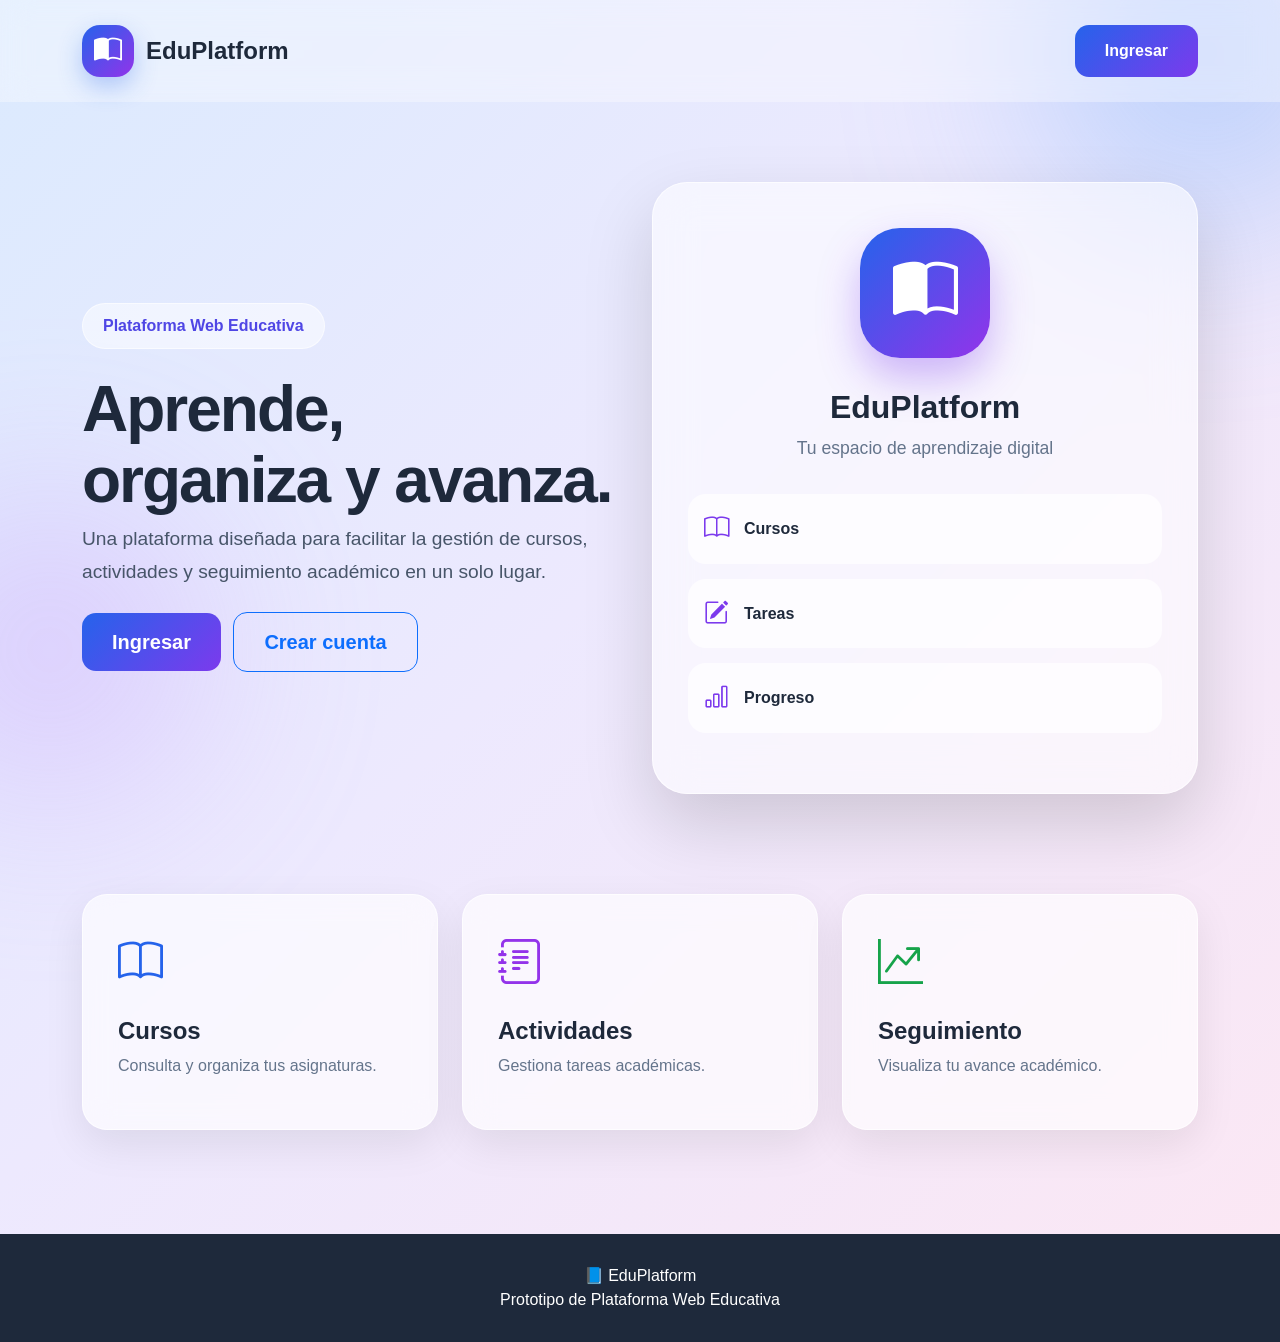
<file: index.html>
<!DOCTYPE html>
<html lang="es">

<head>

<meta charset="UTF-8">

<meta name="viewport" content="width=device-width, initial-scale=1.0">


<title>EduPlatform</title>



<link href="https://cdn.jsdelivr.net/npm/bootstrap@5.3.7/dist/css/bootstrap.min.css" rel="stylesheet">



<link rel="stylesheet"
href="https://cdn.jsdelivr.net/npm/bootstrap-icons@1.13.1/font/bootstrap-icons.min.css">



<link rel="stylesheet" href="css/style.css">


</head>



<body>



<nav class="navbar">

<div class="container">


<a class="brand" href="#">


<div class="brand-icon">

<i class="bi bi-book-half"></i>

</div>


<span>

EduPlatform

</span>


</a>




<a href="login.html"
class="btn btn-primary">


Ingresar

</a>


</div>

</nav>







<section class="hero">


<div class="container">


<div class="row align-items-center">





<div class="col-lg-6">


<span class="tag">

Plataforma Web Educativa

</span>





<h1>

Aprende,

<br>

organiza y avanza.

</h1>





<p>


Una plataforma diseñada para facilitar
la gestión de cursos, actividades y
seguimiento académico en un solo lugar.


</p>





<div class="mt-4">


<a href="login.html"
class="btn btn-primary btn-lg me-2">


Ingresar


</a>



<a href="registro.html"
class="btn btn-outline-primary btn-lg">


Crear cuenta


</a>



</div>




</div>










<div class="col-lg-6">


<div class="education-card">



<div class="circle-icon">

<i class="bi bi-book-half"></i>

</div>




<h3>

EduPlatform

</h3>



<p>

Tu espacio de aprendizaje digital

</p>




<div class="mini-items">


<div>

<i class="bi bi-book"></i>

Cursos

</div>


<div>

<i class="bi bi-pencil-square"></i>

Tareas

</div>



<div>

<i class="bi bi-bar-chart"></i>

Progreso

</div>


</div>




</div>



</div>







</div>


</div>


</section>









<section class="features">


<div class="container">


<div class="row">





<div class="col-md-4 mb-4">


<div class="feature-card">


<i class="bi bi-book"></i>


<h4>

Cursos

</h4>


<p>

Consulta y organiza tus asignaturas.

</p>


</div>


</div>








<div class="col-md-4 mb-4">


<div class="feature-card purple">


<i class="bi bi-journal-text"></i>


<h4>

Actividades

</h4>


<p>

Gestiona tareas académicas.

</p>


</div>


</div>








<div class="col-md-4 mb-4">


<div class="feature-card green">


<i class="bi bi-graph-up-arrow"></i>


<h4>

Seguimiento

</h4>


<p>

Visualiza tu avance académico.

</p>


</div>


</div>







</div>


</div>


</section>








<footer>

<div class="container">


📘 EduPlatform

<br>

Prototipo de Plataforma Web Educativa


</div>


</footer>






<script src="js/app.js"></script>


</body>


</html>
</file>
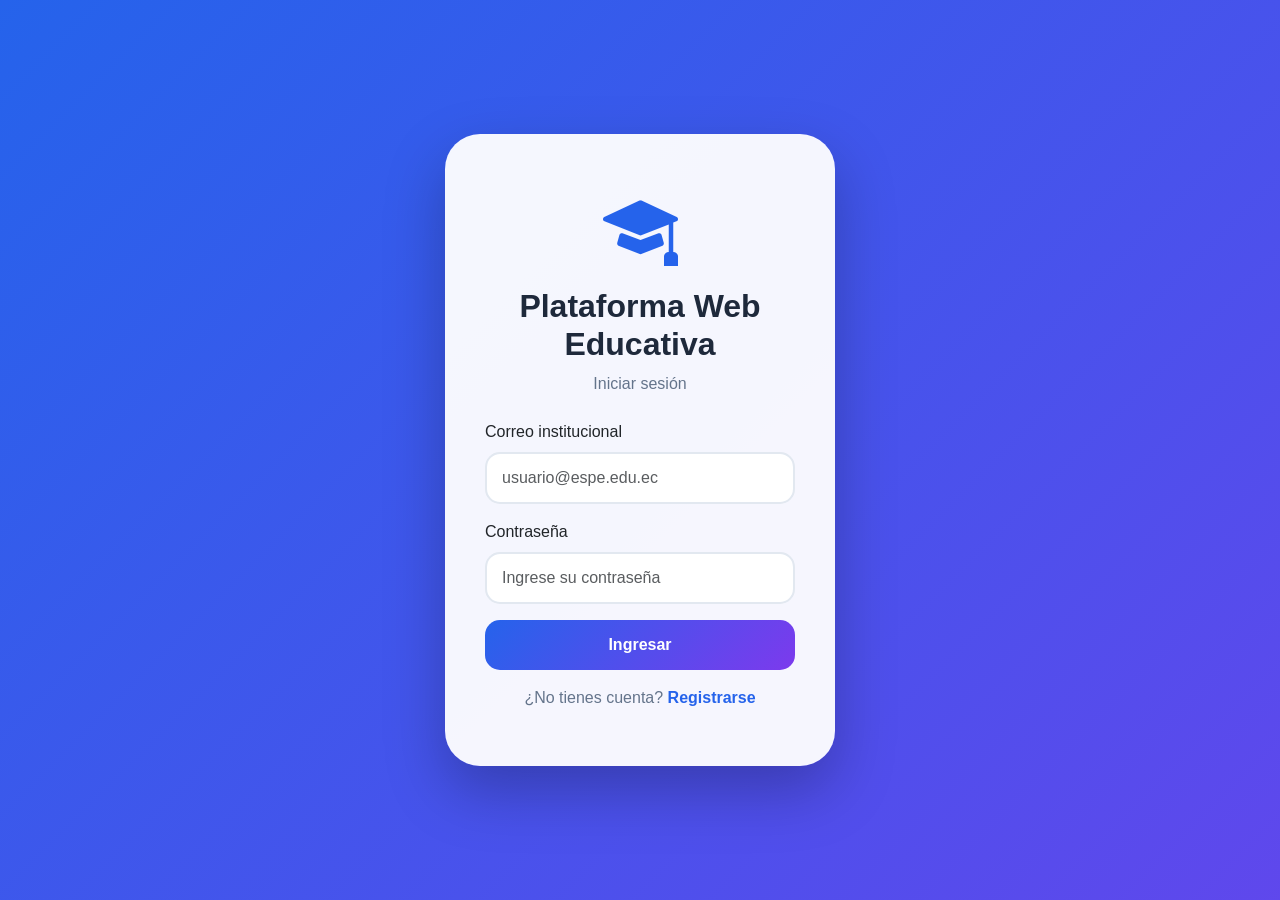
<file: dashboard.html>
<!DOCTYPE html>
<html lang="es">

<head>

<meta charset="UTF-8">

<meta name="viewport" content="width=device-width, initial-scale=1.0">


<title>Dashboard | EduPlatform</title>


<link href="https://cdn.jsdelivr.net/npm/bootstrap@5.3.7/dist/css/bootstrap.min.css" rel="stylesheet">


<link rel="stylesheet"
href="https://cdn.jsdelivr.net/npm/bootstrap-icons@1.13.1/font/bootstrap-icons.min.css">


<link rel="stylesheet"
href="css/dashboard.css">


</head>



<body>




<div class="layout">





<!-- SIDEBAR -->

<aside class="sidebar">


<div class="logo">


<div class="logo-icon">

<i class="bi bi-book-half"></i>

</div>


<span>

EduPlatform

</span>


</div>







<div class="user-box">


<div class="avatar">

<i class="bi bi-person"></i>

</div>



<div>


<h6 id="usuarioNombre">

Usuario

</h6>


<span id="rolUsuario">

</span>


</div>



</div>







<nav>


<a class="active" href="#">


<i class="bi bi-house"></i>

Inicio


</a>




<a href="pages/cursos.html">


<i class="bi bi-book"></i>

Cursos


</a>





<a href="pages/tareas.html">


<i class="bi bi-journal-text"></i>

Tareas


</a>





<a href="pages/calificaciones.html">


<i class="bi bi-bar-chart"></i>

Calificaciones


</a>





<a href="pages/notificaciones.html">


<i class="bi bi-bell"></i>

Notificaciones


</a>





<a href="pages/perfil.html">


<i class="bi bi-person-circle"></i>

Perfil


</a>



</nav>






<a href="#" id="cerrarSesion" class="logout">


<i class="bi bi-box-arrow-right"></i>

Cerrar sesión


</a>




</aside>









<!-- CONTENIDO -->

<main class="content">





<div class="welcome-card">


<div>


<span>

Bienvenido 👋

</span>


<h1 id="saludo">

Usuario

</h1>



<p>

Continúa aprendiendo y organiza tus actividades académicas.

</p>


</div>




<div class="welcome-icon">


<i class="bi bi-mortarboard"></i>


</div>



</div>









<section class="cards">





<div class="info-card blue">


<i class="bi bi-book"></i>


<h3>

Cursos

</h3>


<p>

Explora tus asignaturas disponibles.

</p>


<a href="pages/cursos.html">

Ver cursos

</a>


</div>







<div class="info-card purple">


<i class="bi bi-pencil-square"></i>


<h3>

Tareas

</h3>


<p>

Consulta y administra actividades.

</p>


<a href="pages/tareas.html">

Ver tareas

</a>


</div>







<div class="info-card green">


<i class="bi bi-graph-up-arrow"></i>


<h3>

Progreso

</h3>


<p>

Realiza seguimiento académico.

</p>


</div>







</section>









<div class="activity">


<h3>

Actividad reciente

</h3>


<div class="activity-item">


<i class="bi bi-check-circle"></i>


Último acceso realizado correctamente.


</div>




<div class="activity-item">


<i class="bi bi-book"></i>


Explora tus cursos disponibles.


</div>



</div>







</main>




</div>





<script src="js/storage.js"></script>

<script src="js/dashboard.js"></script>


</body>

</html>
</file>
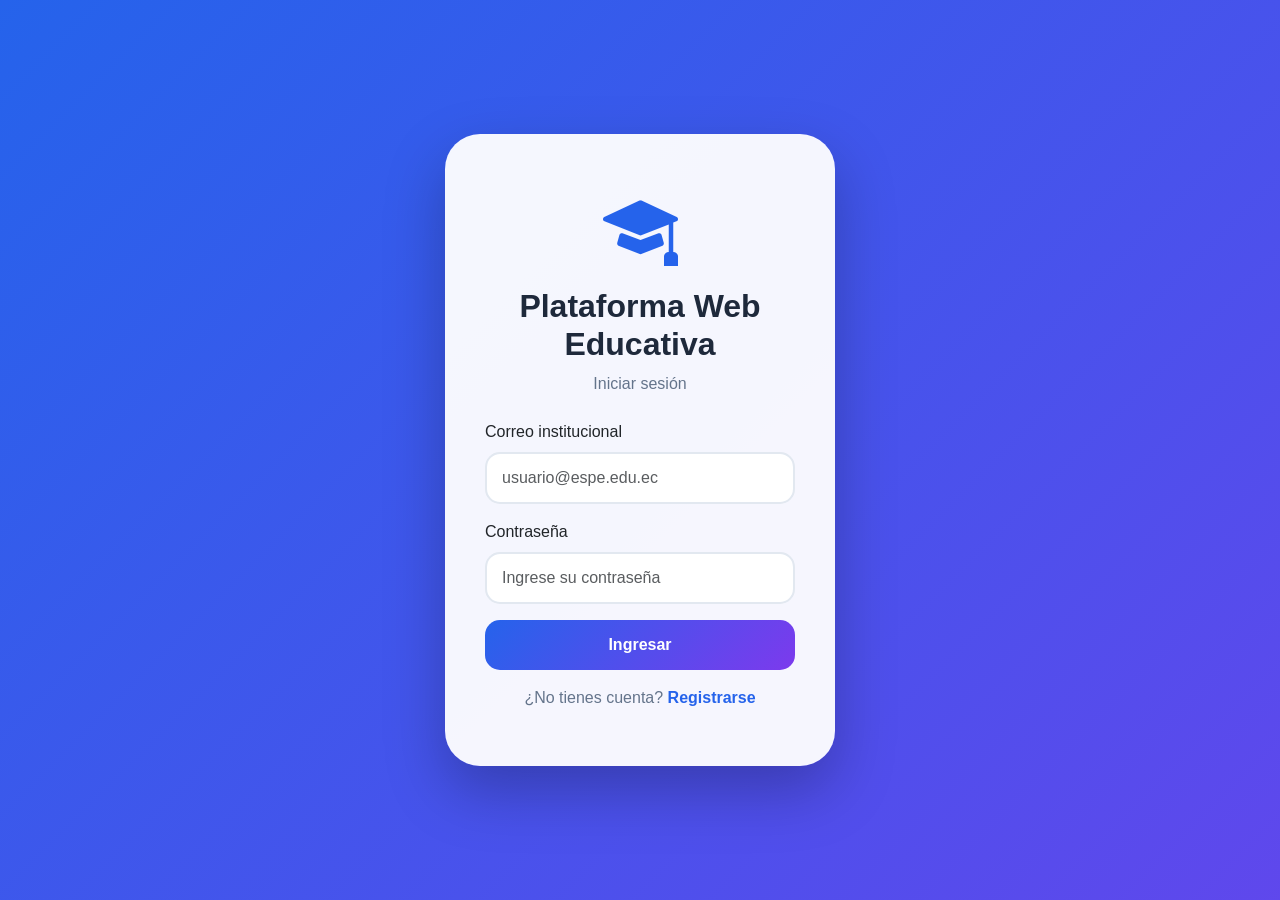
<file: login.html>
<!DOCTYPE html>
<html lang="es">


<head>


<meta charset="UTF-8">


<meta name="viewport"
content="width=device-width, initial-scale=1.0">



<title>
Inicio de sesión
</title>




<link href="https://cdn.jsdelivr.net/npm/bootstrap@5.3.7/dist/css/bootstrap.min.css" rel="stylesheet">





<link rel="stylesheet"
href="https://cdn.jsdelivr.net/npm/bootstrap-icons@1.13.1/font/bootstrap-icons.min.css">





<link rel="stylesheet"
href="css/login.css">



</head>




<body>



<div class="login-container">



<div class="login-card">





<div class="text-center mb-4">



<i class="bi bi-mortarboard-fill logo-login"></i>



<h2>

Plataforma Web Educativa

</h2>



<p>

Iniciar sesión

</p>



</div>







<div id="mensaje">

</div>







<form id="formLogin">





<div class="mb-3">


<label class="form-label">

Correo institucional

</label>



<input

type="email"

class="form-control"

id="correo"

placeholder="usuario@espe.edu.ec"

required>



</div>







<div class="mb-3">


<label class="form-label">

Contraseña

</label>



<input

type="password"

class="form-control"

id="password"

placeholder="Ingrese su contraseña"

required>



</div>







<button

type="submit"

class="btn btn-primary w-100">


Ingresar


</button>





</form>







<div class="text-center mt-3">



<p>

¿No tienes cuenta?



<a href="registro.html">

Registrarse

</a>



</p>



</div>







</div>




</div>







<script src="https://cdn.jsdelivr.net/npm/bootstrap@5.3.7/dist/js/bootstrap.bundle.min.js"></script>



<script src="js/storage.js"></script>


<script src="js/auth.js"></script>




</body>


</html>
</file>
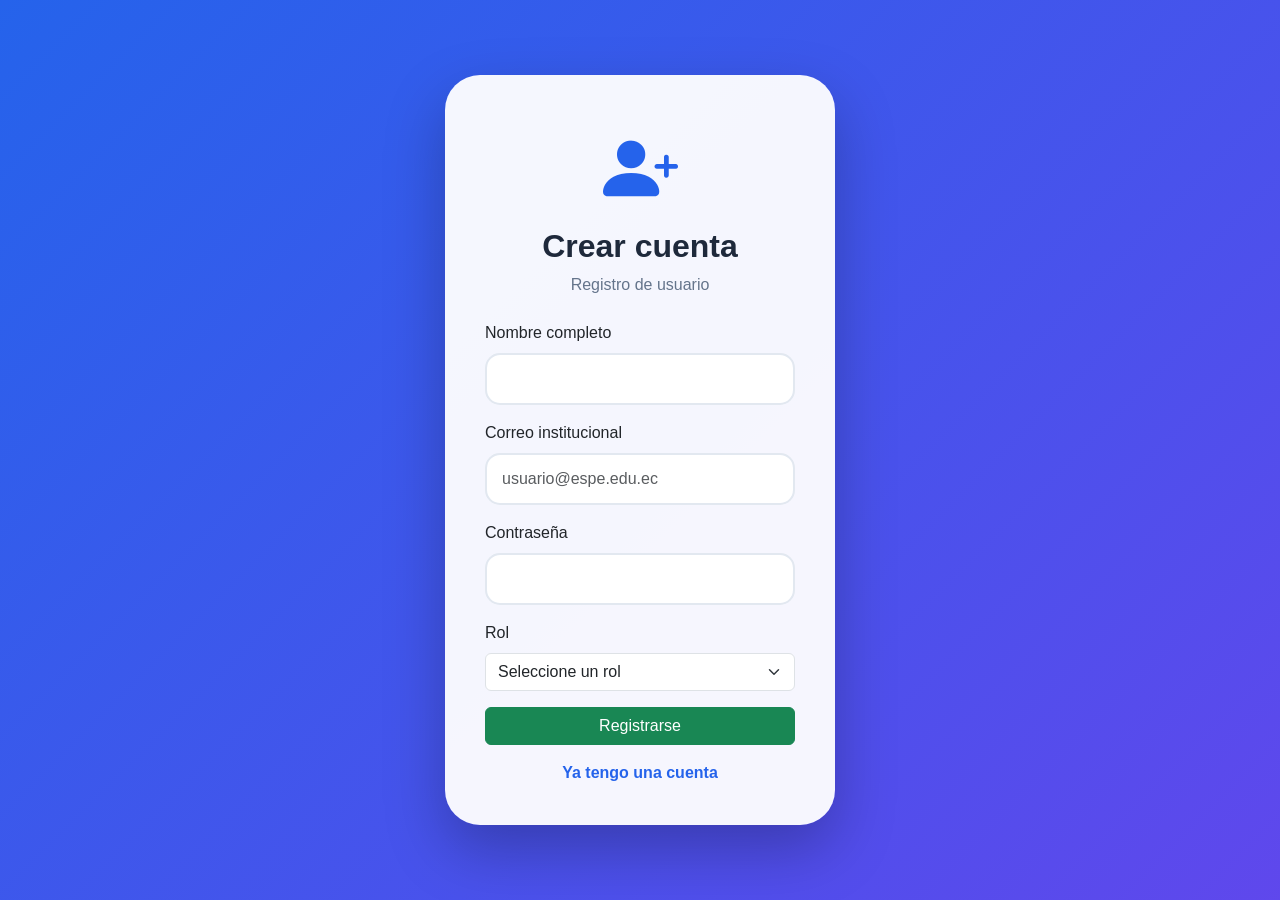
<file: registro.html>
<!DOCTYPE html>
<html lang="es">


<head>


<meta charset="UTF-8">


<meta name="viewport"
content="width=device-width, initial-scale=1.0">



<title>

Registro

</title>





<link href="https://cdn.jsdelivr.net/npm/bootstrap@5.3.7/dist/css/bootstrap.min.css" rel="stylesheet">





<link rel="stylesheet"
href="https://cdn.jsdelivr.net/npm/bootstrap-icons@1.13.1/font/bootstrap-icons.min.css">





<link rel="stylesheet"
href="css/login.css">



</head>





<body>





<div class="login-container">



<div class="login-card">





<div class="text-center mb-4">



<i class="bi bi-person-plus-fill logo-login"></i>



<h2>

Crear cuenta

</h2>



<p>

Registro de usuario

</p>



</div>







<div id="mensaje">

</div>







<form id="formRegistro">





<div class="mb-3">


<label class="form-label">

Nombre completo

</label>



<input

type="text"

class="form-control"

id="nombre"

autocomplete="name"

required>



</div>








<div class="mb-3">


<label class="form-label">

Correo institucional

</label>



<input

type="email"

class="form-control"

id="correo"

placeholder="usuario@espe.edu.ec"

autocomplete="email"

required>



</div>








<div class="mb-3">


<label class="form-label">

Contraseña

</label>



<input

type="password"

class="form-control"

id="password"

minlength="4"

autocomplete="new-password"

required>



</div>








<div class="mb-3">


<label class="form-label">

Rol

</label>




<select

class="form-select"

id="rol"

required>





<option value="">

Seleccione un rol

</option>





<option value="estudiante">

Estudiante

</option>





<option value="docente">

Docente

</option>





</select>



</div>








<button

class="btn btn-success w-100"

type="submit">


Registrarse


</button>







</form>







<div class="text-center mt-3">



<a href="login.html">


Ya tengo una cuenta


</a>



</div>






</div>



</div>








<script src="https://cdn.jsdelivr.net/npm/bootstrap@5.3.7/dist/js/bootstrap.bundle.min.js"></script>




<script src="js/storage.js"></script>



<script src="js/registro.js"></script>




</body>


</html>
</file>
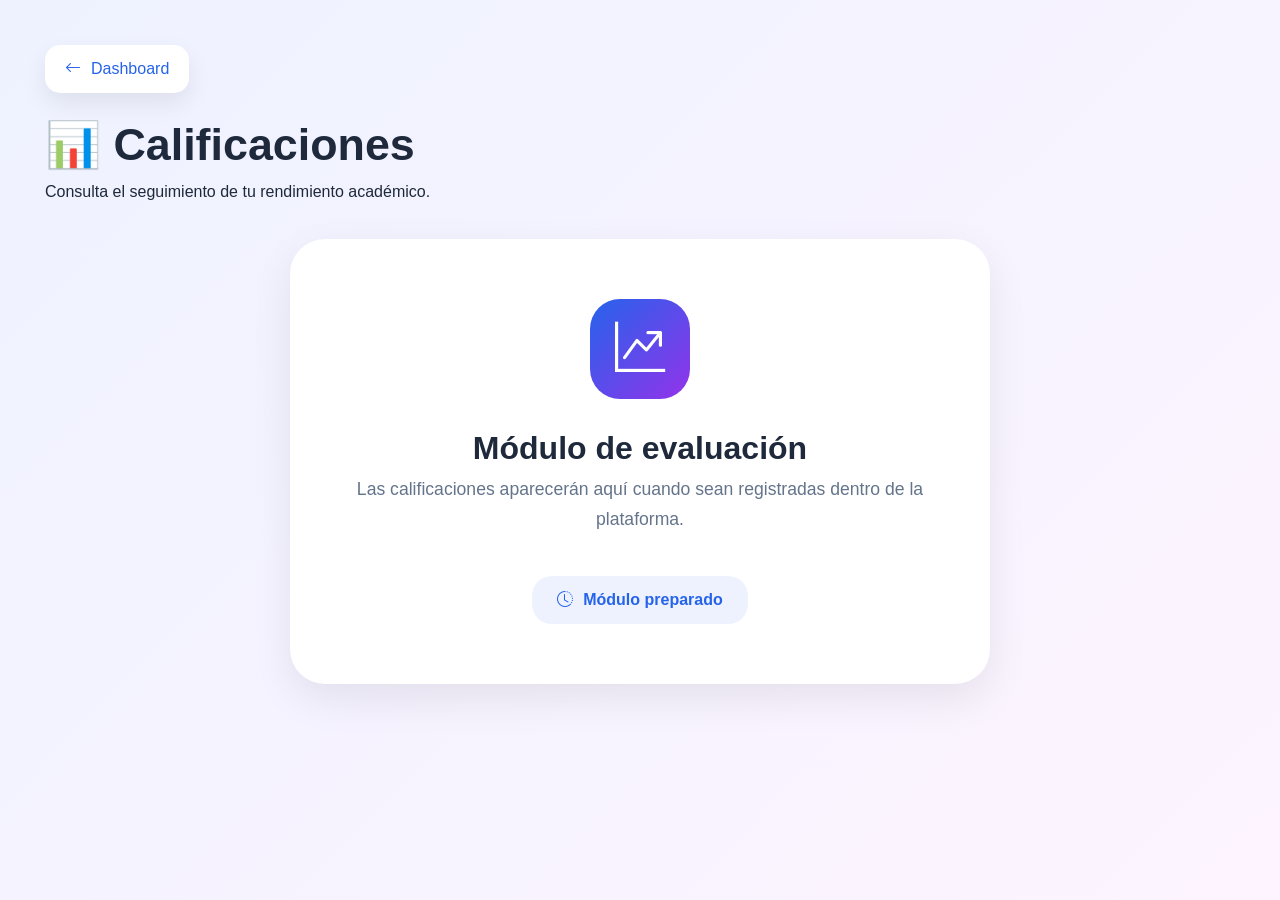
<file: pages/calificaciones.html>
<!DOCTYPE html>
<html lang="es">

<head>

<meta charset="UTF-8">

<meta name="viewport" content="width=device-width, initial-scale=1.0">


<title>Calificaciones | EduPlatform</title>




<link href="https://cdn.jsdelivr.net/npm/bootstrap@5.3.7/dist/css/bootstrap.min.css" rel="stylesheet">



<link rel="stylesheet"
href="https://cdn.jsdelivr.net/npm/bootstrap-icons@1.13.1/font/bootstrap-icons.min.css">


<link rel="stylesheet"
href="../css/dashboard.css">


</head>



<body>




<div class="grades-page">






<a href="../dashboard.html"
class="back-btn">


<i class="bi bi-arrow-left"></i>


Dashboard


</a>







<div class="page-title">


<h1>

📊 Calificaciones

</h1>



<p>

Consulta el seguimiento de tu rendimiento académico.

</p>


</div>









<div class="grades-card">



<div class="grades-icon">


<i class="bi bi-graph-up-arrow"></i>


</div>





<h2>

Módulo de evaluación

</h2>




<p>

Las calificaciones aparecerán aquí cuando sean registradas dentro de la plataforma.

</p>




<div class="status-module">


<i class="bi bi-clock-history"></i>


Módulo preparado


</div>




</div>








</div>






</body>


</html>
</file>
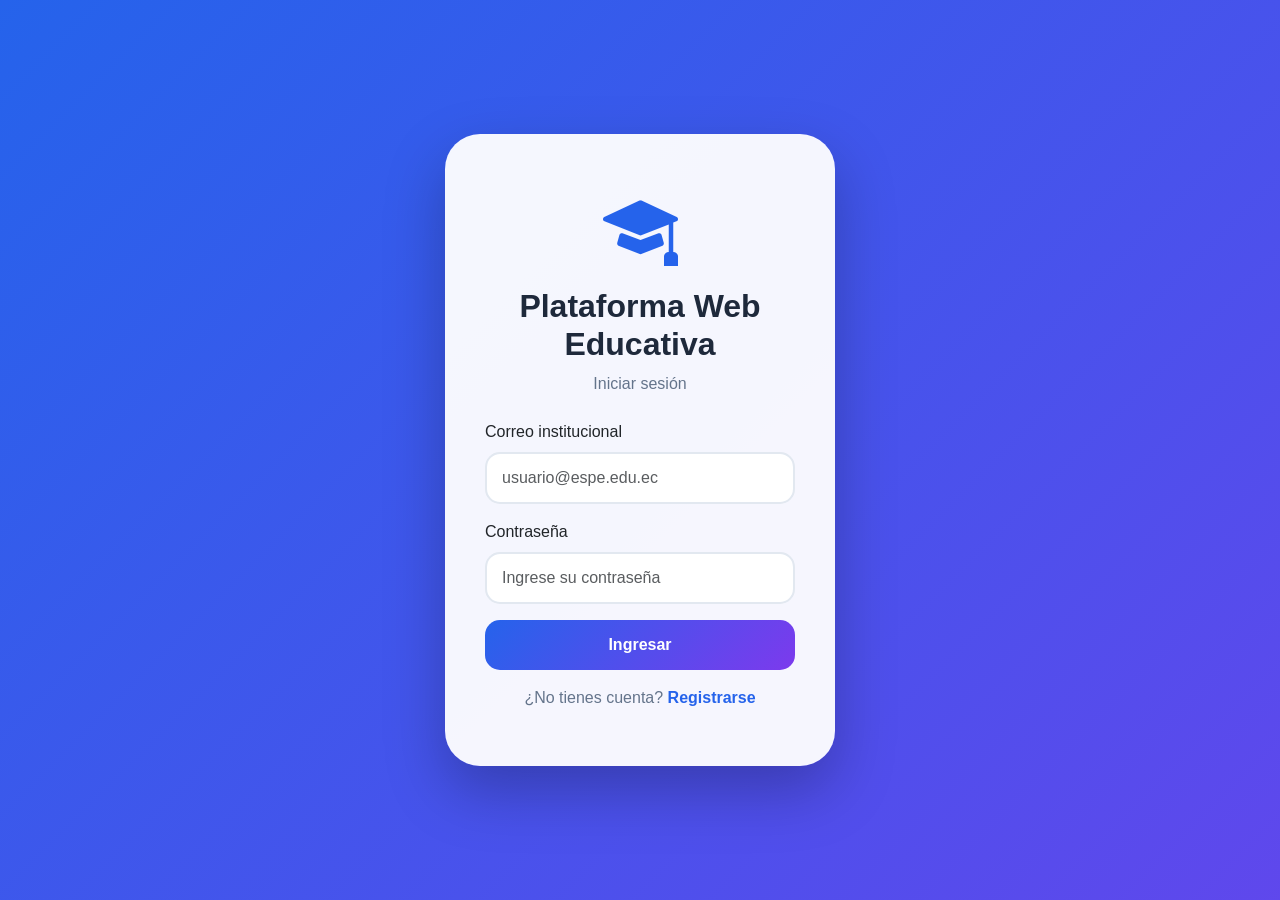
<file: pages/crearCurso.html>
<!DOCTYPE html>
<html lang="es">

<head>


<meta charset="UTF-8">


<meta name="viewport" content="width=device-width, initial-scale=1.0">



<title>

Crear Curso

</title>





<link href="https://cdn.jsdelivr.net/npm/bootstrap@5.3.7/dist/css/bootstrap.min.css" rel="stylesheet">



<link rel="stylesheet"
href="https://cdn.jsdelivr.net/npm/bootstrap-icons@1.13.1/font/bootstrap-icons.min.css">



<link rel="stylesheet"
href="../css/dashboard.css">



</head>




<body class="bg-light">






<div class="container py-5">





<a href="cursos.html" class="btn btn-outline-primary mb-4">


<i class="bi bi-arrow-left"></i>


Volver a Cursos


</a>







<div class="card shadow">



<div class="card-body">





<h2>

<i class="bi bi-book"></i>

Crear nuevo curso

</h2>





<p class="text-muted">

Registro de curso académico

</p>







<div id="mensaje">


</div>








<form id="formCurso">





<div class="mb-3">


<label class="form-label">

Nombre del curso

</label>



<input

type="text"

class="form-control"

id="nombreCurso"

required>



</div>








<div class="mb-3">


<label class="form-label">

Descripción

</label>




<textarea

class="form-control"

id="descripcionCurso"

rows="4"

required>

</textarea>




</div>







<button

type="submit"

class="btn btn-success">


<i class="bi bi-save"></i>


Guardar curso


</button>







</form>





</div>



</div>







</div>







<script src="../js/storage.js"></script>


<script src="../js/crearCurso.js"></script>




</body>


</html>
</file>
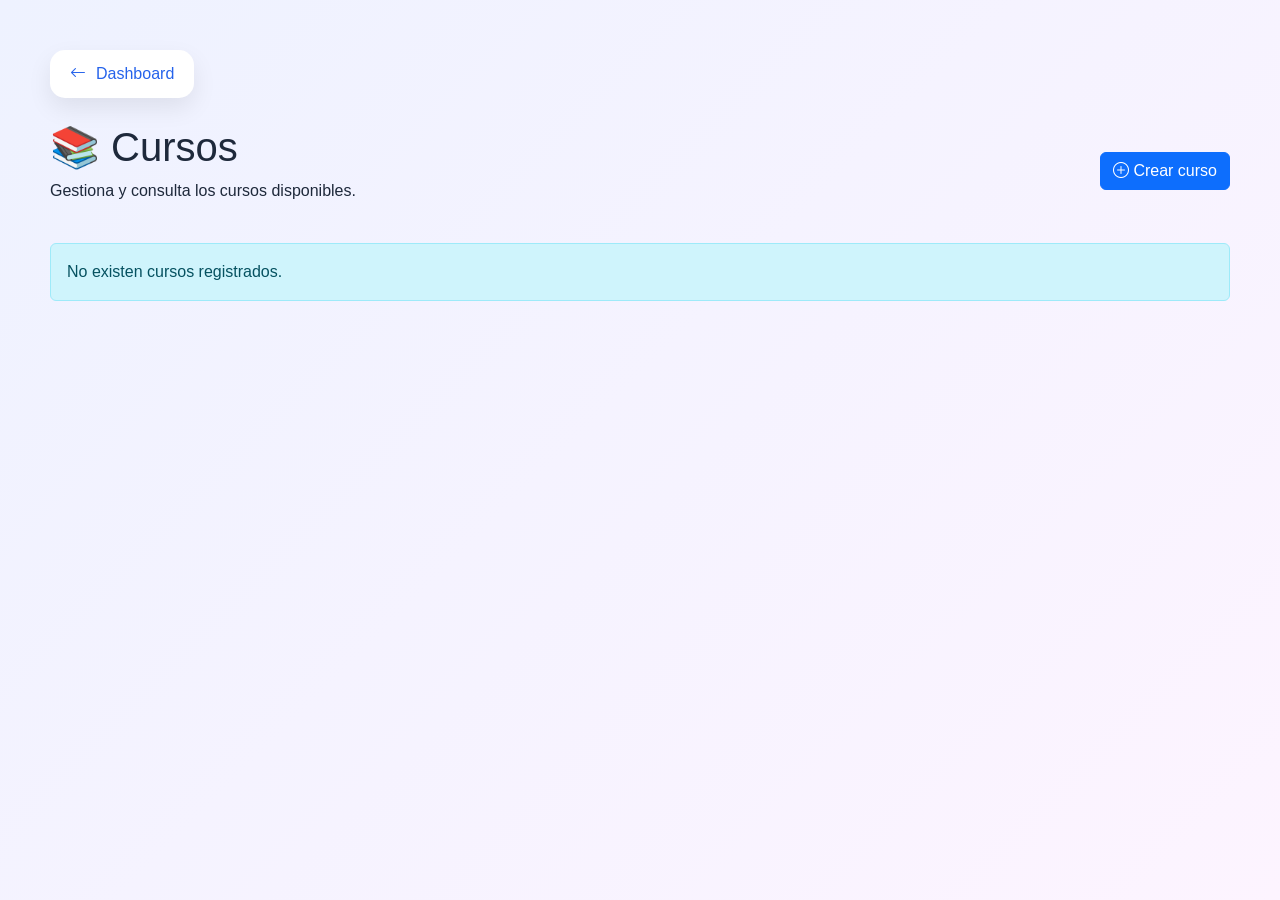
<file: pages/curso.html>
<!DOCTYPE html>
<html lang="es">

<head>

<meta charset="UTF-8">

<meta name="viewport" content="width=device-width, initial-scale=1.0">


<title>Curso | EduPlatform</title>



<link href="https://cdn.jsdelivr.net/npm/bootstrap@5.3.7/dist/css/bootstrap.min.css" rel="stylesheet">



<link rel="stylesheet"
href="https://cdn.jsdelivr.net/npm/bootstrap-icons@1.13.1/font/bootstrap-icons.min.css">


<link rel="stylesheet"
href="../css/dashboard.css">


</head>


<body>




<div class="course-detail-page">






<a href="cursos.html"
class="back-btn">


<i class="bi bi-arrow-left"></i>


Volver a cursos


</a>








<div class="course-header">



<div class="course-main-icon">


<i class="bi bi-book-half"></i>


</div>





<div>


<h1 id="nombreCurso">

Curso

</h1>




<p id="descripcionCurso">

Descripción

</p>




<div class="course-teacher">


<i class="bi bi-person-fill"></i>


<span id="docenteCurso">

</span>


</div>



</div>



</div>








<div class="row mt-5 g-4">






<div class="col-lg-4">



<div class="course-box">


<h3>

📢 Avisos

</h3>



<p>

No existen avisos registrados.

</p>



</div>



</div>








<div class="col-lg-8">



<div class="course-box">



<div class="d-flex justify-content-between align-items-center mb-3">



<h3>

📝 Tareas

</h3>




<button

id="btnNuevaTarea"

class="btn btn-primary btn-sm">


<i class="bi bi-plus-circle"></i>


Nueva tarea


</button>



</div>






<div id="listaTareas">

</div>




</div>




</div>








</div>







</div>









<!-- MODAL TAREA -->

<div class="modal fade" id="modalTarea">


<div class="modal-dialog">


<div class="modal-content">



<div class="modal-header">


<h5>

Nueva tarea

</h5>



<button
class="btn-close"
data-bs-dismiss="modal">

</button>


</div>





<div class="modal-body">



<input
id="tituloTarea"
class="form-control mb-3"
placeholder="Título de la tarea">





<textarea
id="descripcionTarea"
class="form-control mb-3"
placeholder="Descripción">

</textarea>






<input
type="date"
id="fechaTarea"
class="form-control">





</div>







<div class="modal-footer">


<button
class="btn btn-secondary"
data-bs-dismiss="modal">

Cancelar

</button>



<button
id="guardarTarea"

class="btn btn-primary">

Guardar

</button>



</div>



</div>


</div>


</div>







<script src="https://cdn.jsdelivr.net/npm/bootstrap@5.3.7/dist/js/bootstrap.bundle.min.js"></script>


<script src="../js/storage.js"></script>

<script src="../js/curso.js"></script>



</body>

</html>
</file>
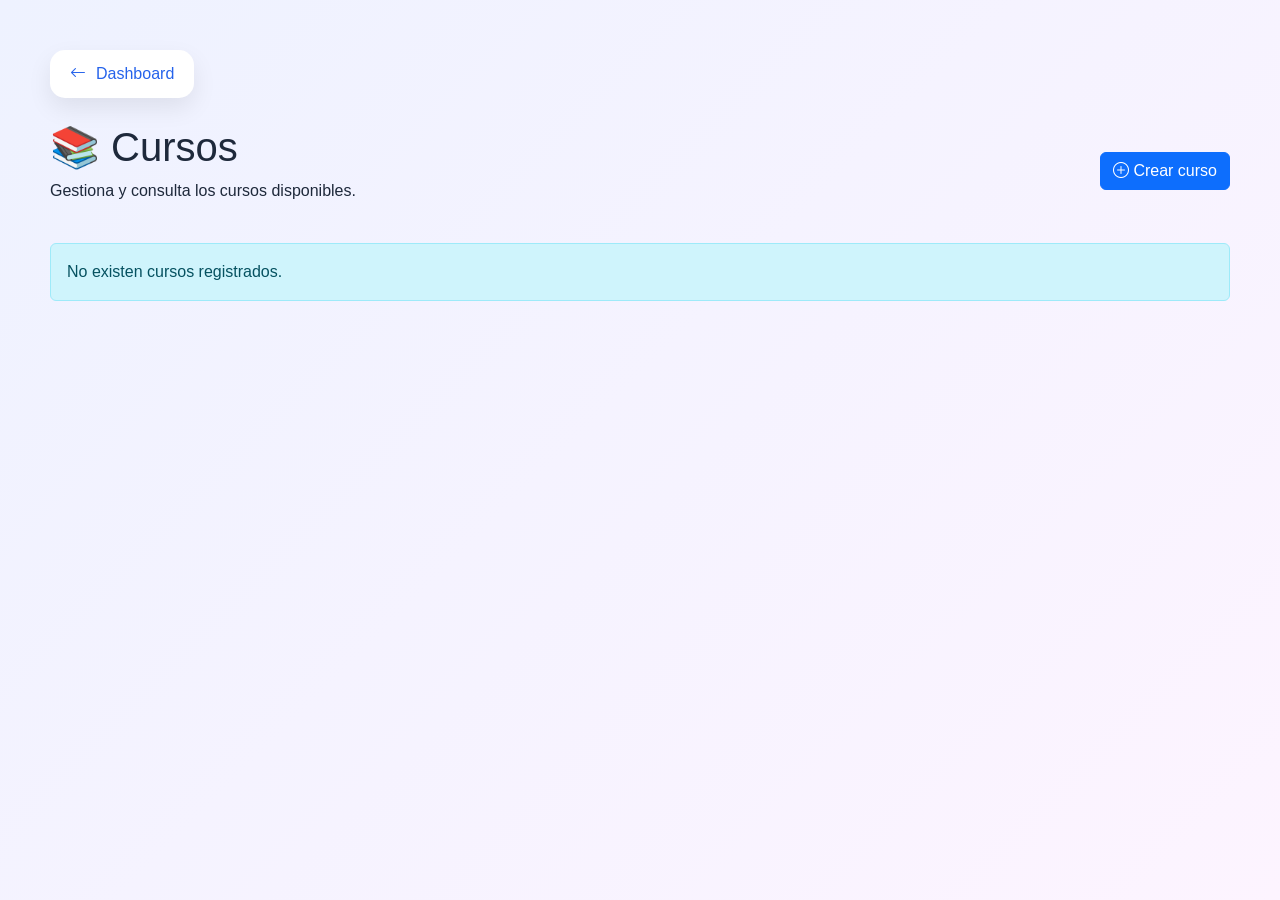
<file: pages/cursos.html>
<!DOCTYPE html>
<html lang="es">

<head>

<meta charset="UTF-8">

<meta name="viewport" content="width=device-width, initial-scale=1.0">


<title>Cursos | EduPlatform</title>



<link href="https://cdn.jsdelivr.net/npm/bootstrap@5.3.7/dist/css/bootstrap.min.css" rel="stylesheet">


<link rel="stylesheet"
href="https://cdn.jsdelivr.net/npm/bootstrap-icons@1.13.1/font/bootstrap-icons.min.css">


<link rel="stylesheet"
href="../css/dashboard.css">


</head>


<body>


<div class="course-page">



<a href="../dashboard.html"
class="back-btn">

<i class="bi bi-arrow-left"></i>

Dashboard

</a>





<div class="d-flex justify-content-between align-items-center mb-4">


<div>

<h1>

📚 Cursos

</h1>


<p>

Gestiona y consulta los cursos disponibles.

</p>


</div>




<button
id="btnCrearCurso"
class="btn btn-primary">


<i class="bi bi-plus-circle"></i>

Crear curso


</button>



</div>






<div id="listaCursos"
class="course-grid">

</div>




</div>








<!-- MODAL CREAR CURSO -->


<div class="modal fade" id="modalCurso">


<div class="modal-dialog">


<div class="modal-content">



<div class="modal-header">


<h5 class="modal-title">

Crear nuevo curso

</h5>



<button
class="btn-close"
data-bs-dismiss="modal">

</button>


</div>






<div class="modal-body">



<label class="form-label">

Nombre del curso

</label>


<input
type="text"
id="nombreCursoNuevo"
class="form-control mb-3"
placeholder="Ejemplo: Programación Web">






<label class="form-label">

Descripción

</label>


<textarea
id="descripcionCursoNuevo"
class="form-control mb-3"
placeholder="Descripción del curso">

</textarea>






<label class="form-label">

Docente responsable

</label>


<input
type="text"
id="docenteCursoNuevo"
class="form-control"
placeholder="Ejemplo: Ing. Carlos Pérez">





</div>







<div class="modal-footer">


<button
class="btn btn-secondary"
data-bs-dismiss="modal">

Cancelar

</button>



<button
id="guardarCurso"
class="btn btn-primary">

Guardar curso

</button>



</div>




</div>


</div>


</div>






<script src="https://cdn.jsdelivr.net/npm/bootstrap@5.3.7/dist/js/bootstrap.bundle.min.js"></script>



<script src="../js/storage.js"></script>

<script src="../js/cursos.js"></script>



</body>

</html>
</file>
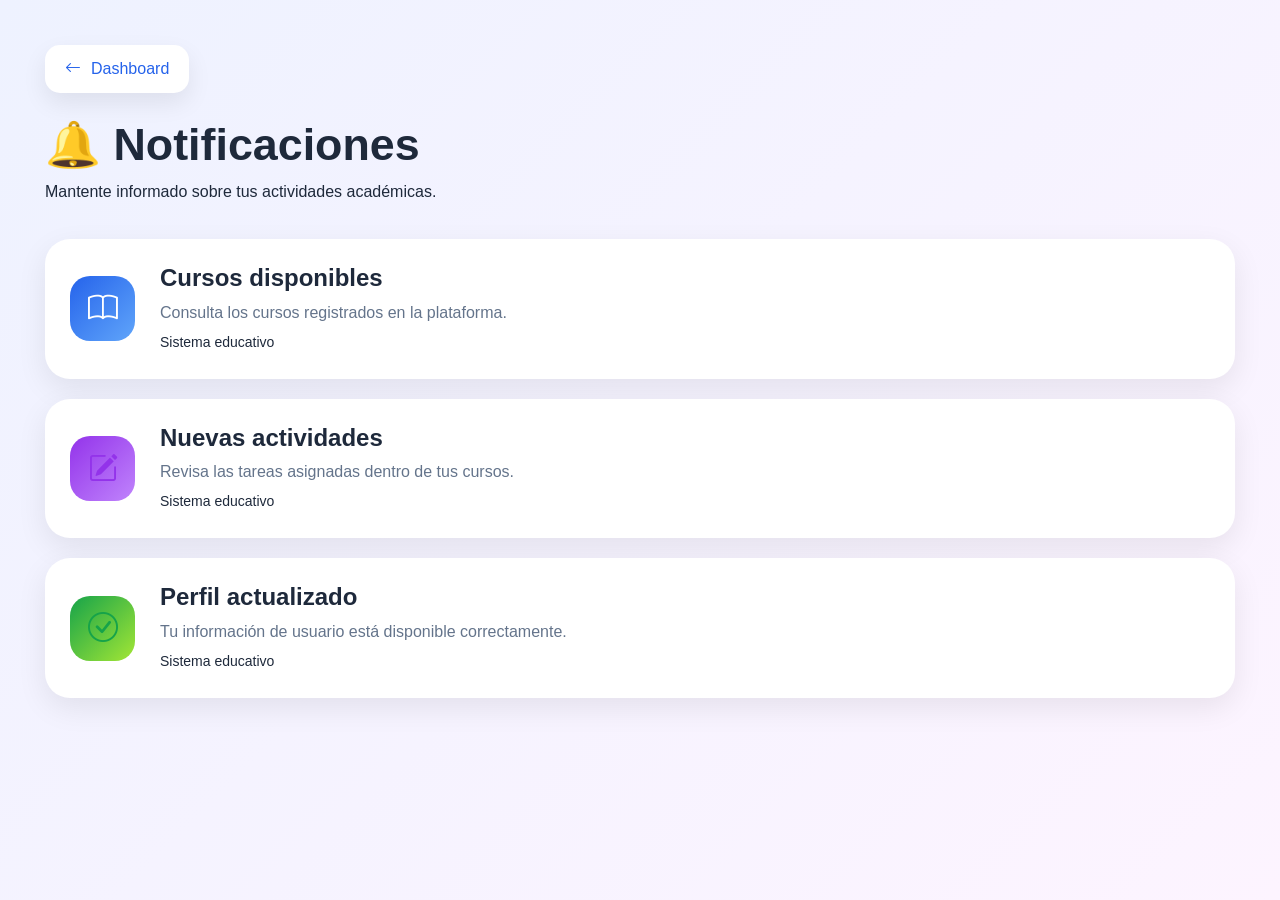
<file: pages/notificaciones.html>
<!DOCTYPE html>
<html lang="es">

<head>

<meta charset="UTF-8">

<meta name="viewport" content="width=device-width, initial-scale=1.0">


<title>Notificaciones | EduPlatform</title>



<link href="https://cdn.jsdelivr.net/npm/bootstrap@5.3.7/dist/css/bootstrap.min.css" rel="stylesheet">


<link rel="stylesheet"
href="https://cdn.jsdelivr.net/npm/bootstrap-icons@1.13.1/font/bootstrap-icons.min.css">


<link rel="stylesheet"
href="../css/dashboard.css">


</head>


<body>


<div class="notification-page">





<a href="../dashboard.html"
class="back-btn">


<i class="bi bi-arrow-left"></i>


Dashboard


</a>






<div class="page-title">


<h1>

🔔 Notificaciones

</h1>


<p>

Mantente informado sobre tus actividades académicas.

</p>


</div>








<div class="notification-container">





<div class="notification-card">


<div class="notification-icon blue">

<i class="bi bi-book"></i>

</div>



<div>


<h4>

Cursos disponibles

</h4>



<p>

Consulta los cursos registrados en la plataforma.

</p>


<small>

Sistema educativo

</small>


</div>



</div>







<div class="notification-card">


<div class="notification-icon purple">

<i class="bi bi-pencil-square"></i>

</div>



<div>


<h4>

Nuevas actividades

</h4>



<p>

Revisa las tareas asignadas dentro de tus cursos.

</p>


<small>

Sistema educativo

</small>


</div>



</div>







<div class="notification-card">


<div class="notification-icon green">

<i class="bi bi-check-circle"></i>

</div>



<div>


<h4>

Perfil actualizado

</h4>



<p>

Tu información de usuario está disponible correctamente.

</p>


<small>

Sistema educativo

</small>


</div>



</div>






</div>





</div>





</body>

</html>
</file>
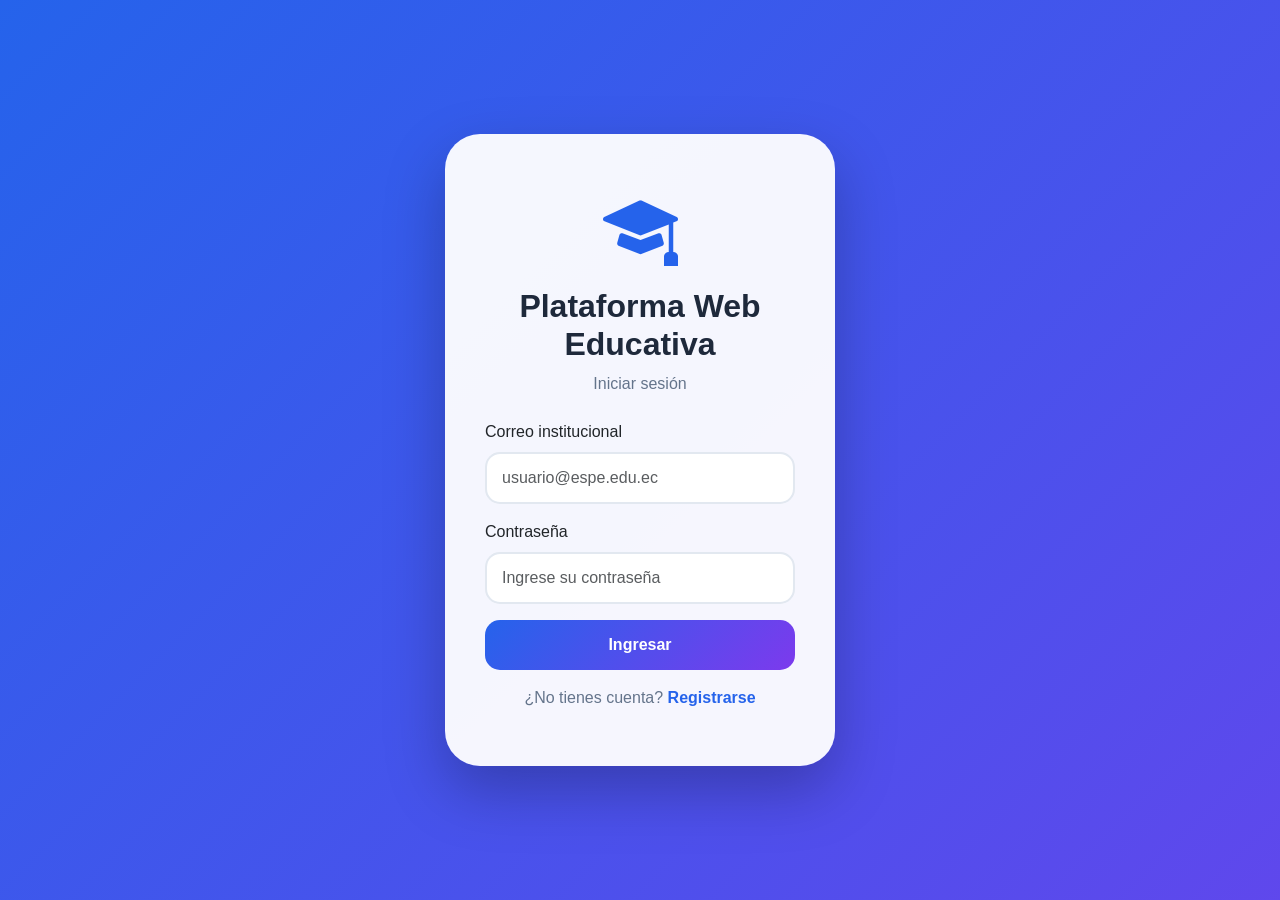
<file: pages/perfil.html>
<!DOCTYPE html>
<html lang="es">

<head>

<meta charset="UTF-8">

<meta name="viewport" content="width=device-width, initial-scale=1.0">


<title>Perfil | EduPlatform</title>



<link href="https://cdn.jsdelivr.net/npm/bootstrap@5.3.7/dist/css/bootstrap.min.css" rel="stylesheet">


<link rel="stylesheet"
href="https://cdn.jsdelivr.net/npm/bootstrap-icons@1.13.1/font/bootstrap-icons.min.css">


<link rel="stylesheet"
href="../css/dashboard.css">


</head>



<body>



<div class="profile-page">





<a href="../dashboard.html"
class="back-btn">


<i class="bi bi-arrow-left"></i>


Dashboard


</a>







<div class="profile-card">





<div class="profile-avatar">


<i class="bi bi-person-fill"></i>


</div>






<h1 id="nombrePerfil">

Usuario

</h1>




<span id="rolPerfil"
class="profile-role">

</span>






</div>









<div class="profile-info">



<h2>

Información personal

</h2>






<div class="profile-item">


<i class="bi bi-person"></i>


<div>


<strong>

Nombre

</strong>


<p id="nombreInfo">

</p>


</div>


</div>








<div class="profile-item">


<i class="bi bi-envelope"></i>


<div>


<strong>

Correo institucional

</strong>


<p id="correoInfo">

</p>


</div>


</div>








<div class="profile-item">


<i class="bi bi-person-badge"></i>


<div>


<strong>

Rol

</strong>


<p id="rolInfo">

</p>


</div>


</div>






</div>







</div>






<script src="../js/storage.js"></script>

<script src="../js/perfil.js"></script>



</body>


</html>
</file>
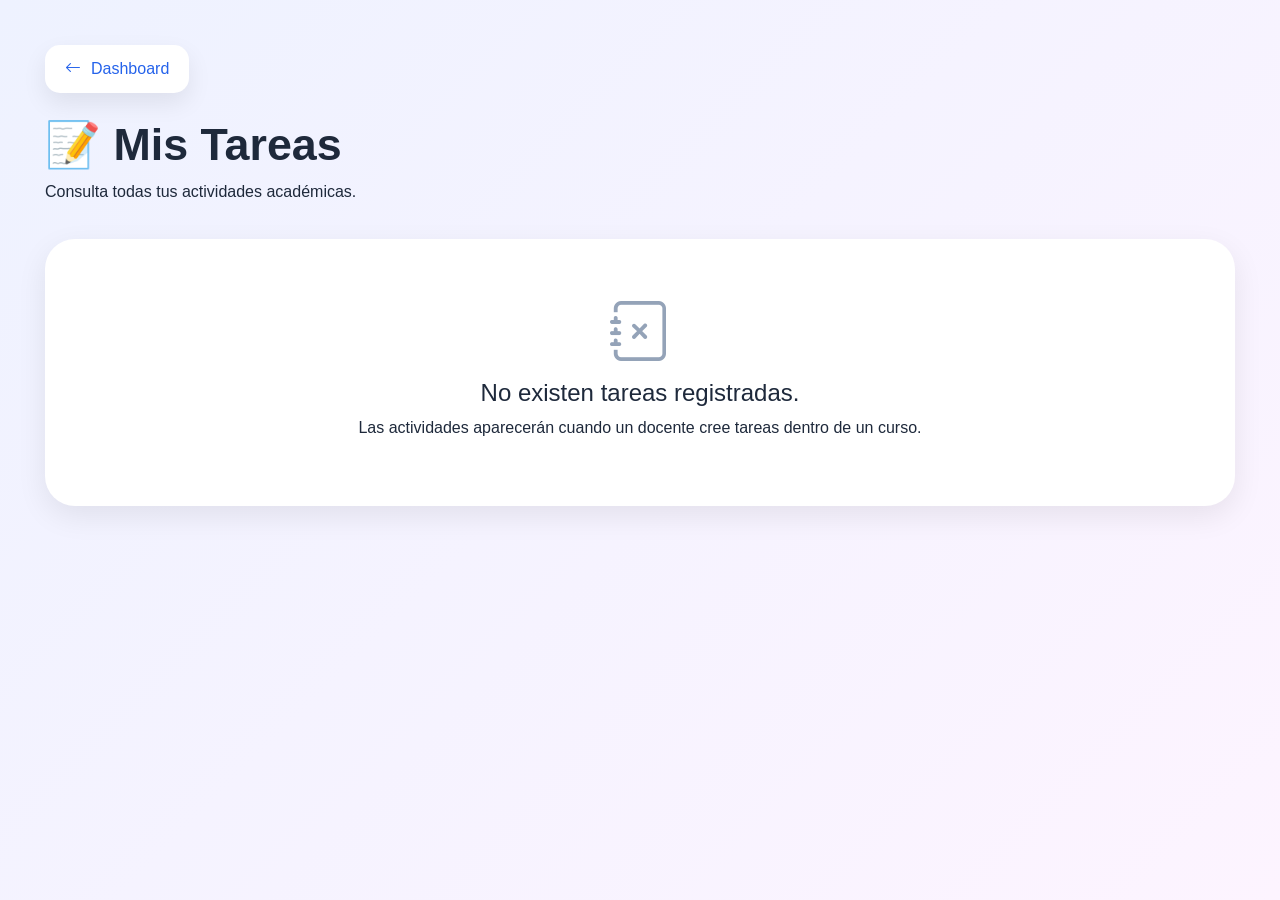
<file: pages/tareas.html>
<!DOCTYPE html>
<html lang="es">

<head>

<meta charset="UTF-8">

<meta name="viewport" content="width=device-width, initial-scale=1.0">


<title>Tareas | EduPlatform</title>



<link href="https://cdn.jsdelivr.net/npm/bootstrap@5.3.7/dist/css/bootstrap.min.css" rel="stylesheet">



<link rel="stylesheet"
href="https://cdn.jsdelivr.net/npm/bootstrap-icons@1.13.1/font/bootstrap-icons.min.css">


<link rel="stylesheet"
href="../css/dashboard.css">


</head>



<body>




<div class="task-page">





<a href="../dashboard.html"
class="back-btn">

<i class="bi bi-arrow-left"></i>

Dashboard

</a>





<div class="page-title">


<h1>

📝 Mis Tareas

</h1>



<p>

Consulta todas tus actividades académicas.

</p>



</div>







<div id="listaTareasGeneral"
class="tasks-container">



</div>







</div>







<script src="../js/storage.js"></script>

<script src="../js/tareas.js"></script>



</body>

</html>
</file>
<file: css/style.css>
/* ======================================
   INDEX - EDU PLATFORM 
====================================== */


*{

box-sizing:border-box;

}



body{


margin:0;

font-family:
"Segoe UI",
sans-serif;


color:#1e293b;


background:

linear-gradient(
135deg,
#dbeafe 0%,
#ede9fe 45%,
#fce7f3 100%
);


min-height:100vh;

overflow-x:hidden;


}



/* efectos */


body::before{


content:"";

position:absolute;

width:350px;

height:350px;

background:#60a5fa;

border-radius:50%;

filter:blur(100px);

opacity:.35;

top:-120px;

right:-100px;

z-index:-1;


}



body::after{


content:"";

position:absolute;

width:300px;

height:300px;

background:#c084fc;

border-radius:50%;

filter:blur(100px);

opacity:.3;

bottom:100px;

left:-100px;

z-index:-1;


}





/* NAVBAR */


.navbar{


padding:25px 0;


background:rgba(255,255,255,.35);

backdrop-filter:blur(15px);


}




.brand{


display:flex;

align-items:center;

gap:12px;


font-size:1.5rem;

font-weight:800;


color:#1e293b;

text-decoration:none;


}





.brand-icon{


width:52px;

height:52px;

border-radius:18px;


display:flex;

justify-content:center;

align-items:center;


font-size:28px;


color:white;


background:

linear-gradient(
135deg,
#2563eb,
#9333ea
);


box-shadow:

0 10px 25px rgba(37,99,235,.3);


}






/* HERO */


.hero{


padding:80px 0 50px;


}





.tag{


display:inline-block;


background:rgba(255,255,255,.5);


padding:10px 20px;


border-radius:50px;


color:#4f46e5;


font-weight:600;


border:1px solid rgba(255,255,255,.6);


}





.hero h1{


font-size:4rem;


font-weight:800;


line-height:1.1;


margin-top:25px;


letter-spacing:-2px;


}





.hero p{


font-size:1.2rem;


color:#475569;


line-height:1.7;


max-width:540px;


}






.btn-primary{


background:

linear-gradient(
135deg,
#2563eb,
#7c3aed
);


border:none;


padding:14px 30px;


border-radius:14px;


font-weight:600;


}




.btn-primary:hover{


transform:translateY(-2px);


}






.btn-outline-primary{


border-radius:14px;


padding:14px 30px;


font-weight:600;


}





/* Tarjeta principal */


.education-card{


background:

rgba(255,255,255,.55);


backdrop-filter:blur(20px);


border-radius:35px;


padding:45px 35px;


text-align:center;


box-shadow:

0 30px 70px rgba(0,0,0,.15);


border:

1px solid rgba(255,255,255,.7);


}




.circle-icon{


width:130px;

height:130px;


margin:auto;


border-radius:40px;


display:flex;


align-items:center;


justify-content:center;


font-size:65px;


color:white;


background:

linear-gradient(
135deg,
#2563eb,
#9333ea
);


box-shadow:

0 20px 40px rgba(124,58,237,.35);


}




.education-card h3{


margin-top:30px;


font-size:2rem;


font-weight:800;


}




.education-card p{


color:#64748b;


font-size:1.1rem;


}





.mini-items{


margin-top:30px;


}




.mini-items div{


background:rgba(255,255,255,.7);


padding:16px;


border-radius:18px;


margin-bottom:15px;


font-weight:600;


display:flex;


align-items:center;


gap:15px;


}





.mini-items i{


font-size:25px;


color:#7c3aed;


}







/* Cards inferiores */


.features{


padding:50px 0 80px;


}





.feature-card{


background:

rgba(255,255,255,.65);


backdrop-filter:blur(15px);


padding:35px;


border-radius:25px;


height:100%;


border:

1px solid rgba(255,255,255,.7);


box-shadow:

0 15px 40px rgba(0,0,0,.08);


transition:.3s;


}



.feature-card:hover{


transform:translateY(-8px);


}




.feature-card i{


font-size:45px;


color:#2563eb;


}





.feature-card.purple i{


color:#9333ea;


}





.feature-card.green i{


color:#16a34a;


}





.feature-card h4{


margin-top:20px;


font-weight:800;


}




.feature-card p{


color:#64748b;


}





/* FOOTER */


footer{


background:#1e293b;


color:white;


padding:30px;


text-align:center;


}
</file>
<file: css/dashboard.css>
*{

box-sizing:border-box;

}



body{


margin:0;

font-family:
"Segoe UI",
sans-serif;


background:

linear-gradient(
135deg,
#eef2ff,
#fdf4ff
);


color:#1e293b;


}





.layout{


display:flex;

min-height:100vh;


}






/* SIDEBAR */


.sidebar{


width:270px;

background:

linear-gradient(
180deg,
#111827,
#1e293b
);


color:white;

padding:30px 20px;


display:flex;

flex-direction:column;


}



.logo{


display:flex;

align-items:center;

gap:12px;


font-size:1.5rem;

font-weight:800;


margin-bottom:35px;


}



.logo-icon{


width:45px;

height:45px;


border-radius:15px;


display:flex;

align-items:center;

justify-content:center;


background:

linear-gradient(
135deg,
#2563eb,
#9333ea
);


font-size:22px;


}






.user-box{


background:

rgba(255,255,255,.08);


padding:15px;


border-radius:18px;


display:flex;

align-items:center;

gap:15px;


margin-bottom:30px;


}



.avatar{


width:45px;

height:45px;


border-radius:50%;


background:#2563eb;


display:flex;

align-items:center;

justify-content:center;


}






.user-box h6{


margin:0;


}





.user-box span{


font-size:.8rem;

color:#cbd5e1;


}





nav{


display:flex;

flex-direction:column;

gap:10px;


}



nav a{


color:#cbd5e1;

text-decoration:none;


padding:14px;

border-radius:15px;


display:flex;

gap:15px;

align-items:center;


transition:.3s;


}





nav a:hover,
nav .active{


background:

rgba(255,255,255,.12);


color:white;


}





.logout{


margin-top:auto;


color:#fca5a5;

text-decoration:none;

padding:15px;


}








/* CONTENIDO */


.content{


flex:1;

padding:40px;


}






.welcome-card{


background:

linear-gradient(
135deg,
#2563eb,
#7c3aed
);


color:white;


border-radius:30px;


padding:40px;


display:flex;


justify-content:space-between;


align-items:center;


box-shadow:

0 20px 50px rgba(37,99,235,.25);


animation:

entrada .7s;


}




.welcome-card h1{


font-size:2.5rem;


font-weight:800;


}





.welcome-card p{


opacity:.9;


}




.welcome-icon{


font-size:90px;


opacity:.8;


}








.cards{


display:grid;


grid-template-columns:repeat(3,1fr);


gap:25px;


margin-top:35px;


}





.info-card{


background:white;


padding:30px;


border-radius:25px;


box-shadow:

0 10px 30px rgba(0,0,0,.08);


transition:.3s;


}





.info-card:hover{


transform:translateY(-8px);


}





.info-card i{


font-size:45px;


color:#2563eb;


}





.info-card h3{


margin-top:20px;


}




.info-card p{


color:#64748b;


}





.info-card a{


text-decoration:none;

font-weight:600;


}



.purple i{

color:#9333ea;

}



.green i{

color:#16a34a;

}








.activity{


margin-top:35px;


background:white;


padding:30px;


border-radius:25px;


box-shadow:

0 10px 30px rgba(0,0,0,.08);


}





.activity-item{


padding:15px;

background:#f8fafc;

border-radius:15px;

margin-top:15px;


}





.activity-item i{


color:#16a34a;

margin-right:10px;


}







@keyframes entrada{


from{


opacity:0;

transform:translateY(20px);


}


to{


opacity:1;

transform:translateY(0);


}


}







@media(max-width:900px){


.sidebar{


width:80px;


}



.logo span,
nav a,
.logout,
.user-box div:not(.avatar){


display:none;


}


.cards{


grid-template-columns:1fr;


}


}
/* ================================
   Pagina cursos
================================ */



.course-page{


min-height:100vh;


padding:50px;


background:

linear-gradient(
135deg,
#eef2ff,
#fdf4ff
);


}





.course-header{


margin-bottom:40px;


}



.course-header h1{


font-size:2.8rem;

font-weight:800;


}




.course-header p{


color:#64748b;


}




.back-btn{


display:inline-flex;

gap:10px;

align-items:center;


text-decoration:none;


background:white;


padding:12px 20px;


border-radius:15px;


color:#2563eb;


margin-bottom:25px;


box-shadow:

0 10px 25px rgba(0,0,0,.08);


}





.course-grid{


display:grid;


grid-template-columns:

repeat(auto-fit,minmax(300px,1fr));


gap:30px;


}






.course-card{


background:white;


border-radius:30px;


padding:30px;


box-shadow:

0 15px 40px rgba(0,0,0,.1);


transition:.35s;


animation:

entrada .6s;


}





.course-card:hover{


transform:

translateY(-10px);


}





.course-icon{


width:75px;


height:75px;


border-radius:25px;


display:flex;


align-items:center;


justify-content:center;


font-size:35px;


color:white;


background:

linear-gradient(
135deg,
#2563eb,
#9333ea
);


margin-bottom:25px;


}





.course-card h3{


font-weight:800;


}





.course-card p{


color:#64748b;


}





.teacher{


background:#eef2ff;


padding:10px 15px;


border-radius:20px;


display:inline-block;


font-size:.9rem;


}





.course-btn{


margin-top:20px;


width:100%;


border:none;


padding:14px;


border-radius:15px;


background:

linear-gradient(
135deg,
#2563eb,
#7c3aed
);


color:white;


font-weight:600;


}
/* =================================
   Detalles de curso
================================= */


.course-detail{


min-height:100vh;

padding:40px;


background:

linear-gradient(
135deg,
#eef2ff,
#fdf4ff
);


}





.course-banner{


background:

linear-gradient(
135deg,
#2563eb,
#9333ea
);


color:white;

padding:45px;


border-radius:35px;


display:flex;

justify-content:space-between;

align-items:center;


box-shadow:

0 20px 50px rgba(0,0,0,.15);


}





.course-banner h1{


font-size:3rem;

font-weight:800;


}





.course-big-icon{


font-size:100px;


opacity:.8;


}





.detail-card{


background:white;

padding:30px;


border-radius:25px;


height:100%;


box-shadow:

0 10px 30px rgba(0,0,0,.08);


}



.detail-card i{


font-size:40px;


color:#7c3aed;


}





.detail-card h4{


margin-top:20px;


}





.tasks-box{


background:white;


padding:35px;


border-radius:30px;


box-shadow:

0 10px 30px rgba(0,0,0,.08);


}





.tasks-header{


display:flex;

justify-content:space-between;

align-items:center;


margin-bottom:25px;


}





.task-card{


background:#f8fafc;


padding:25px;


border-radius:20px;


margin-bottom:20px;


border-left:5px solid #7c3aed;


}





.task-card h5{


font-weight:800;


}
/* =================================
   Paginas de tareas
================================= */



.task-page{


min-height:100vh;


padding:45px;


background:

linear-gradient(
135deg,
#eef2ff,
#fdf4ff
);


}





.page-title{


margin-bottom:35px;


}





.page-title h1{


font-size:2.8rem;

font-weight:800;


}






.tasks-container{


display:flex;


flex-direction:column;


gap:20px;


}







.general-task-card{


background:white;


padding:25px;


border-radius:25px;


display:flex;


align-items:center;


gap:25px;


box-shadow:

0 10px 30px rgba(0,0,0,.08);


transition:.3s;


}





.general-task-card:hover{


transform:translateY(-5px);


}







.task-icon{


width:60px;


height:60px;


border-radius:20px;


background:

linear-gradient(
135deg,
#2563eb,
#9333ea
);


color:white;


display:flex;

align-items:center;

justify-content:center;


font-size:28px;


}






.general-task-card h4{


font-weight:800;


}





.general-task-card p{


color:#64748b;


}





.general-task-card span{


display:inline-block;


background:#f1f5f9;


padding:8px 12px;


border-radius:15px;


margin-right:8px;


font-size:.85rem;


}





.status{


margin-left:auto;


background:#fef3c7;


padding:10px 18px;


border-radius:20px;


font-weight:600;


}





.empty-box{


background:white;


padding:50px;


border-radius:30px;


text-align:center;


box-shadow:

0 10px 30px rgba(0,0,0,.08);


}





.empty-box i{


font-size:60px;


color:#94a3b8;


}
/* =================================
   Perfii
================================= */


.profile-page{


min-height:100vh;


padding:45px;


background:

linear-gradient(
135deg,
#eef2ff,
#fdf4ff
);


}







.profile-card{


background:

linear-gradient(
135deg,
#2563eb,
#9333ea
);


color:white;


padding:45px;


border-radius:35px;


text-align:center;


box-shadow:

0 20px 50px rgba(0,0,0,.15);


margin-bottom:30px;


}





.profile-avatar{


width:100px;

height:100px;


margin:auto;


border-radius:50%;


background:

rgba(255,255,255,.2);


display:flex;


align-items:center;


justify-content:center;


font-size:50px;


margin-bottom:20px;


}





.profile-card h1{


font-size:2.5rem;


font-weight:800;


}





.profile-role{


background:white;


color:#2563eb;


padding:8px 20px;


border-radius:20px;


font-weight:700;


}






.profile-info{


background:white;


padding:35px;


border-radius:30px;


box-shadow:

0 10px 30px rgba(0,0,0,.08);


}




.profile-info h2{


font-weight:800;


margin-bottom:30px;


}





.profile-item{


display:flex;


gap:20px;


align-items:center;


padding:20px;


background:#f8fafc;


border-radius:20px;


margin-bottom:15px;


}





.profile-item i{


font-size:30px;


color:#7c3aed;


}





.profile-item p{


margin:5px 0 0;


color:#64748b;


}
/* =================================
   Notificaciones
================================= */


.notification-page{


min-height:100vh;


padding:45px;


background:

linear-gradient(
135deg,
#eef2ff,
#fdf4ff
);


}







.notification-container{


display:flex;


flex-direction:column;


gap:20px;


}






.notification-card{


background:white;


padding:25px;


border-radius:25px;


display:flex;


align-items:center;


gap:25px;


box-shadow:

0 10px 30px rgba(0,0,0,.08);


transition:.3s;


}




.notification-card:hover{


transform:translateY(-5px);


}




.notification-card h4{


font-weight:800;


}





.notification-card p{


color:#64748b;


margin-bottom:5px;


}





.notification-icon{


width:65px;


height:65px;


border-radius:20px;


display:flex;


align-items:center;


justify-content:center;


font-size:30px;


color:white;


}





.notification-icon.blue{


background:

linear-gradient(
135deg,
#2563eb,
#60a5fa
);


}





.notification-icon.purple{


background:

linear-gradient(
135deg,
#9333ea,
#c084fc
);


}





.notification-icon.green{


background:

linear-gradient(
135deg,
#16a34a,
#a3e635
);


}
/* =================================
   Calificaciones
================================= */


.grades-page{


min-height:100vh;


padding:45px;


background:

linear-gradient(
135deg,
#eef2ff,
#fdf4ff
);


}





.grades-card{


background:white;


padding:60px 40px;


border-radius:35px;


text-align:center;


box-shadow:

0 15px 40px rgba(0,0,0,.08);


max-width:700px;


margin:auto;


}




.grades-icon{


width:100px;


height:100px;


margin:auto;


border-radius:30px;


display:flex;


align-items:center;


justify-content:center;


font-size:50px;


color:white;


background:

linear-gradient(
135deg,
#2563eb,
#9333ea
);


margin-bottom:30px;


}




.grades-card h2{


font-weight:800;


}




.grades-card p{


color:#64748b;


font-size:1.1rem;


line-height:1.7;


}




.status-module{


display:inline-flex;


align-items:center;


gap:10px;


margin-top:25px;


padding:12px 25px;


border-radius:20px;


background:#eef2ff;


color:#2563eb;


font-weight:700;


}
/* =====================================
   Detalle de curso
===================================== */


.course-detail-page{


min-height:100vh;


padding:45px;


background:

linear-gradient(
135deg,
#eef2ff,
#fdf4ff
);


}






.course-header{


background:

linear-gradient(
135deg,
#2563eb,
#9333ea
);


padding:40px;


border-radius:35px;


color:white;


display:flex;


align-items:center;


gap:30px;


box-shadow:

0 20px 50px rgba(0,0,0,.15);


}





.course-main-icon{


width:100px;


height:100px;


border-radius:30px;


background:

rgba(255,255,255,.2);


display:flex;


align-items:center;


justify-content:center;


font-size:50px;


}





.course-header h1{


font-size:2.8rem;


font-weight:800;


}





.course-header p{


opacity:.9;


font-size:1.1rem;


}





.course-teacher{


margin-top:15px;


font-weight:600;


}







.course-box{


background:white;


padding:30px;


border-radius:30px;


box-shadow:

0 10px 30px rgba(0,0,0,.08);


height:100%;


}





.course-box h3{


font-weight:800;


margin-bottom:20px;


}







#listaTareas .card{


border:none;


background:#f8fafc;


border-radius:20px;


margin-bottom:15px;


}



#listaTareas .card-body{


padding:20px;


}
</file>
<file: css/login.css>
/* ======================================
LOGIN
Plataforma Web Educativa
====================================== */



*{

box-sizing:border-box;

}





body{


min-height:100vh;


display:flex;


align-items:center;


justify-content:center;



background:

linear-gradient(
135deg,
#2563eb,
#7c3aed,
#ec4899
);



background-size:300% 300%;


animation:

fondoMovimiento 10s ease infinite;



font-family:

'Segoe UI',
sans-serif;


}






@keyframes fondoMovimiento{


0%{

background-position:0% 50%;

}


50%{

background-position:100% 50%;

}


100%{

background-position:0% 50%;

}


}








.login-container{


width:100%;


max-width:430px;


padding:20px;


}







.login-card{


background:

rgba(255,255,255,.95);



border-radius:35px;



padding:40px;



box-shadow:


0 25px 60px rgba(0,0,0,.25);



animation:


aparecer .8s ease;



transition:.3s;


}






.login-card:hover{


transform:

translateY(-5px);



box-shadow:


0 35px 70px rgba(0,0,0,.30);


}







@keyframes aparecer{


from{


opacity:0;


transform:

translateY(40px);


}



to{


opacity:1;


transform:

translateY(0);


}



}








.logo-login{


font-size:75px;



color:#2563eb;



display:inline-block;



animation:


flotar 3s ease-in-out infinite;



}







@keyframes flotar{


0%,100%{


transform:

translateY(0);


}


50%{


transform:

translateY(-10px);


}



}







.login-card h2{


font-weight:800;



color:#1e293b;



}



.login-card p{


color:#64748b;


}








.form-control{


border-radius:15px;



padding:12px 15px;



border:2px solid #e2e8f0;



transition:.3s;


}







.form-control:focus{


border-color:#2563eb;



box-shadow:


0 0 0 4px rgba(37,99,235,.15);



}








.btn-primary{


background:


linear-gradient(
135deg,
#2563eb,
#7c3aed
);



border:none;



border-radius:15px;



padding:13px;



font-weight:700;



transition:.3s;


}








.btn-primary:hover{


transform:

scale(1.03);



box-shadow:


0 10px 25px rgba(37,99,235,.35);



}







a{


color:#2563eb;



font-weight:600;



text-decoration:none;


}



a:hover{


text-decoration:underline;


}







.alert{


border-radius:15px;


}
</file>
